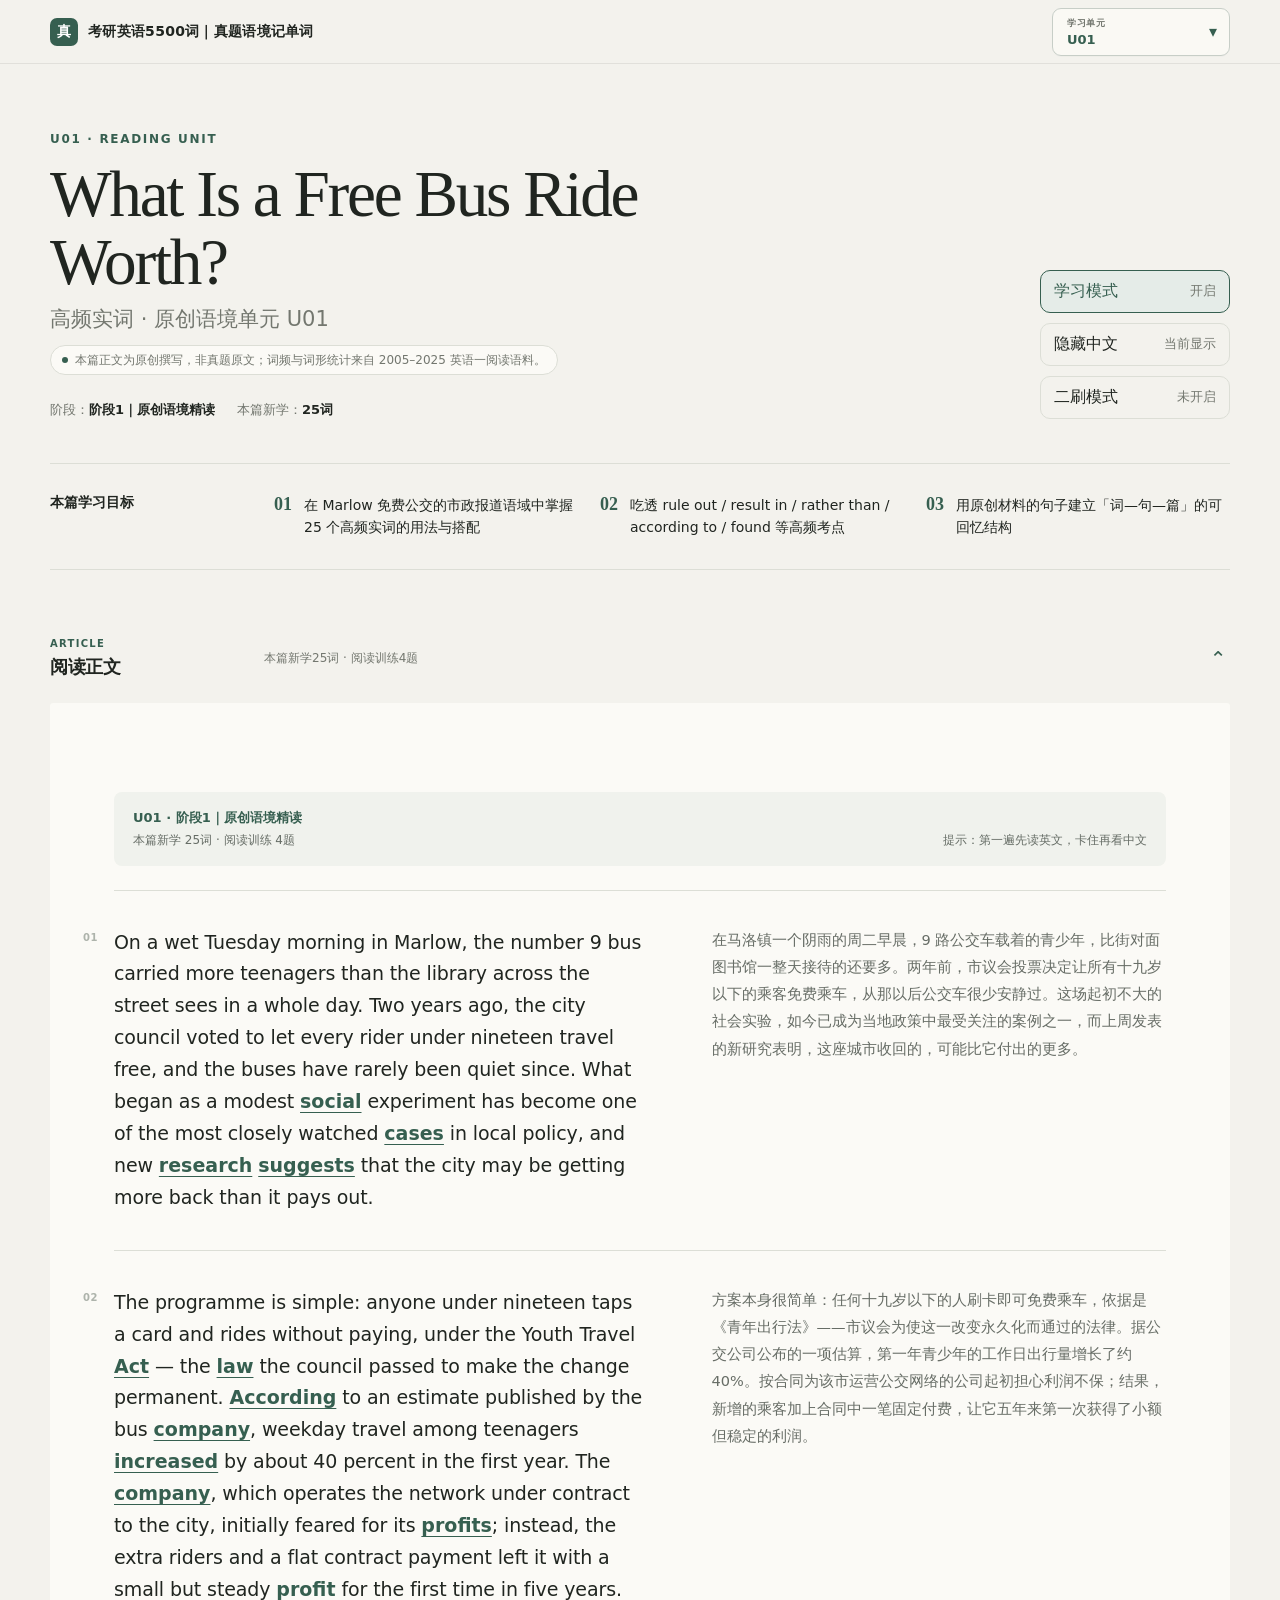
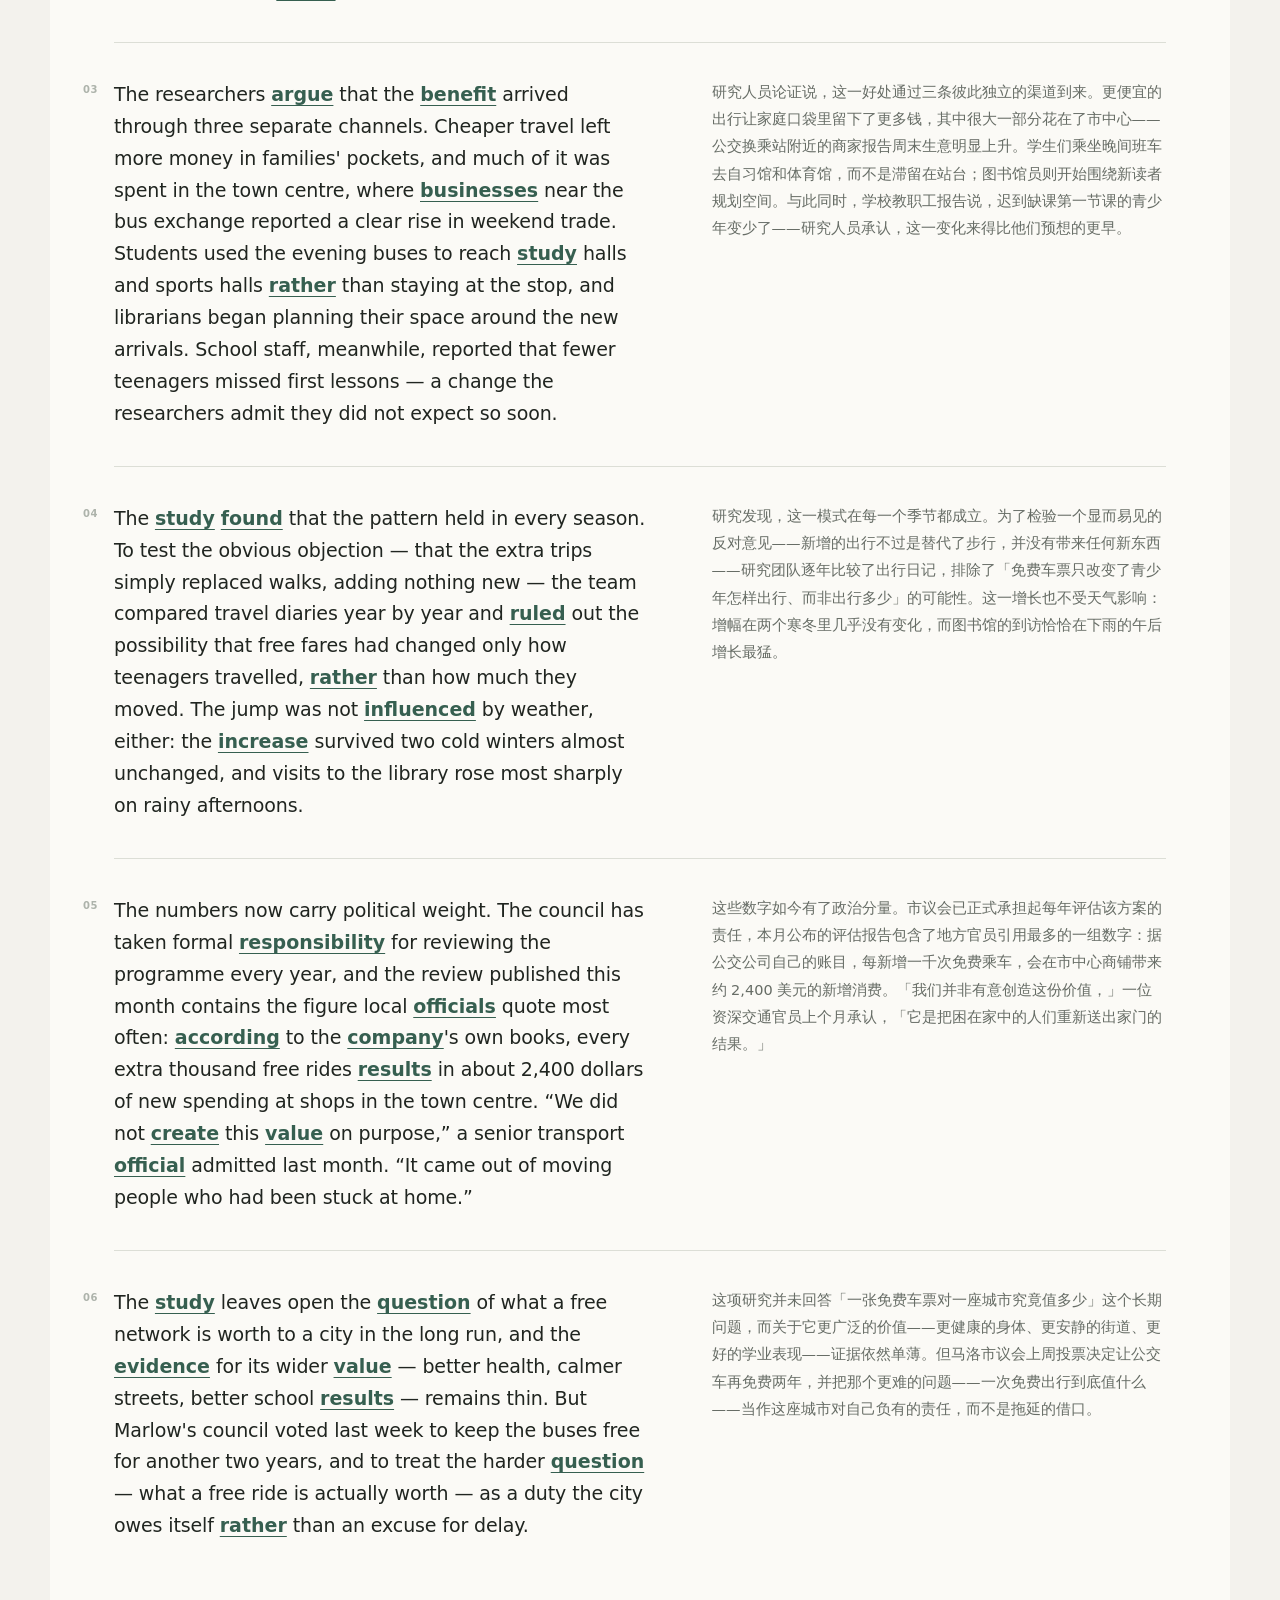
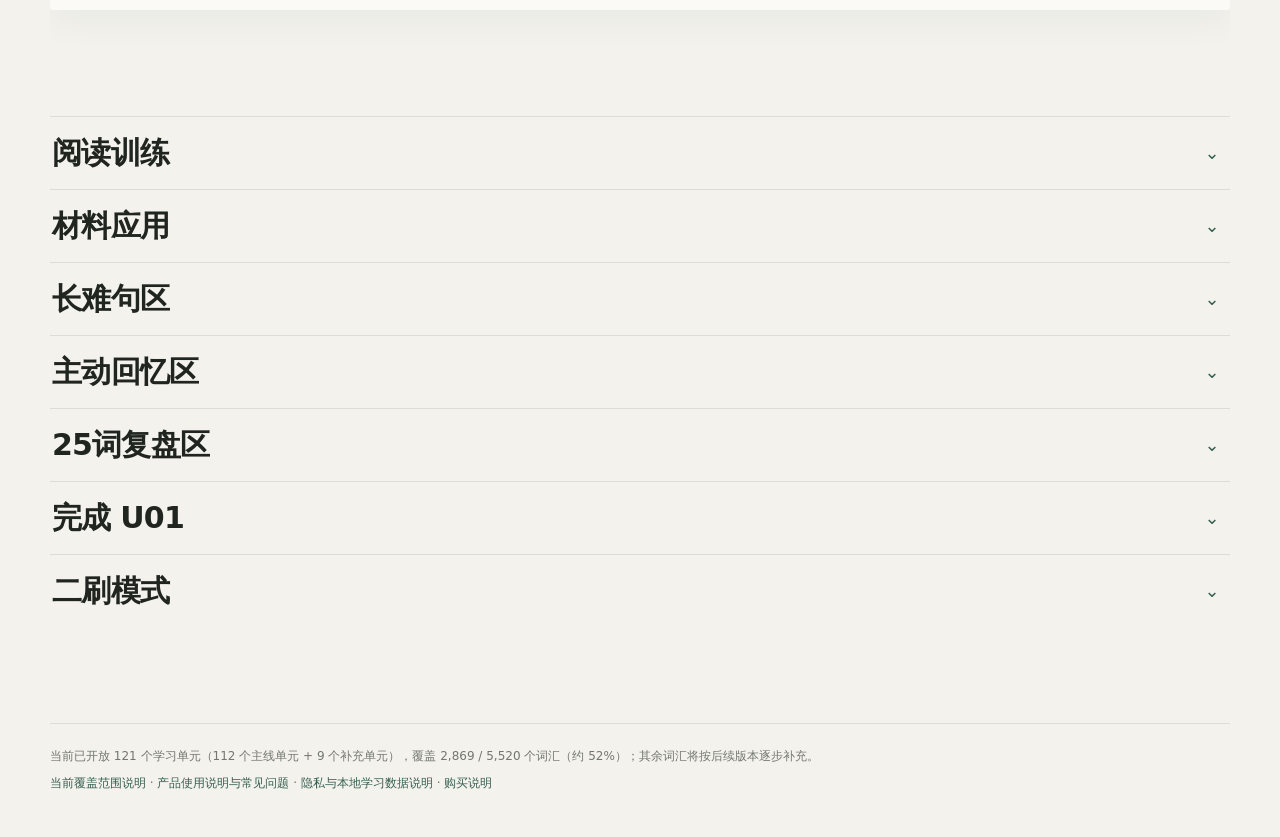
<file: index.html>
<!doctype html>
<html lang="zh-CN">
<head>
  <meta charset="UTF-8">
  <meta name="viewport" content="width=device-width, initial-scale=1.0">
  <meta name="description" content="考研英语5500词 真题语境记单词">
  <title>考研英语5500词｜真题语境记单词</title>
  <link rel="icon" href="favicon.svg" type="image/svg+xml">
  <link rel="alternate icon" href="favicon.ico" sizes="any">
  <link rel="apple-touch-icon" href="apple-touch-icon.png">
  <link rel="stylesheet" href="styles.css?v=1">
</head>
<body>
  <header class="topbar">
    <a class="brand" href="#top" aria-label="返回本单元顶部">
      <span class="brand-mark">真</span>
      <span>考研英语5500词｜真题语境记单词</span>
    </a>
    <div class="unit-progress" aria-label="课程进度"><span data-unit-id></span><span class="progress-line"><i></i></span><span data-unit-progress></span></div>
  </header>

  <main id="app"></main>

  <footer class="site-footer">
    <p>当前已开放 121 个学习单元（112 个主线单元 + 9 个补充单元），覆盖 2,869 / 5,520 个词汇（约 52%）；其余词汇将按后续版本逐步补充。</p>
    <p><a href="coverage.html">当前覆盖范围说明</a><span aria-hidden="true"> · </span><a href="guide.html">产品使用说明与常见问题</a><span aria-hidden="true"> · </span><a href="guide.html#privacy">隐私与本地学习数据说明</a><span aria-hidden="true"> · </span><a href="purchase.html">购买说明</a></p>
  </footer>

  <template id="section-template">
    <section class="learning-section"><div class="section-kicker"></div><h2></h2><div class="section-body"></div></section>
  </template>
  <script src="data/units.js?v=1"></script>
  <script src="app.js?v=1"></script>
</body>
</html>
</file>
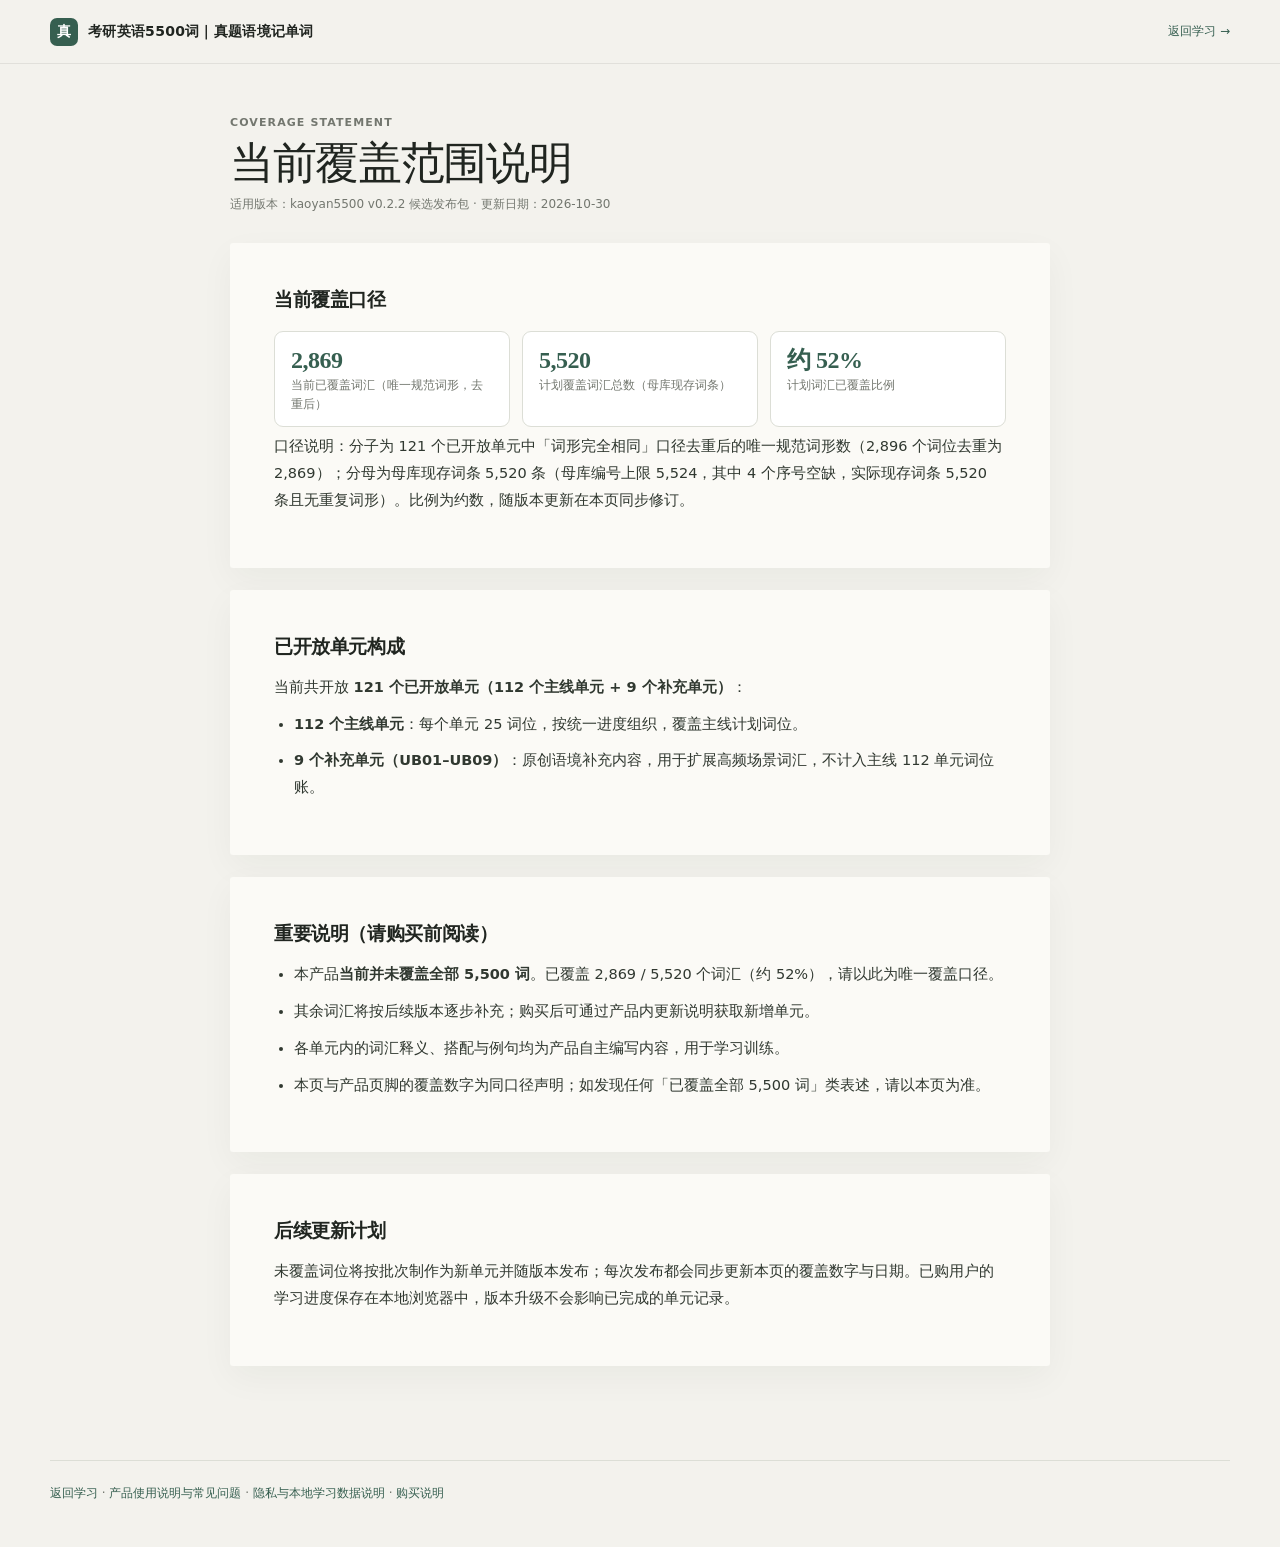
<file: coverage.html>
<!doctype html>
<html lang="zh-CN">
<head>
  <meta charset="UTF-8">
  <meta name="viewport" content="width=device-width, initial-scale=1.0">
  <meta name="description" content="考研英语5500词 当前覆盖范围说明">
  <title>当前覆盖范围说明｜考研英语5500词</title>
  <link rel="icon" href="favicon.svg" type="image/svg+xml">
  <link rel="alternate icon" href="favicon.ico" sizes="any">
  <link rel="apple-touch-icon" href="apple-touch-icon.png">
  <link rel="stylesheet" href="styles.css?v=1">
  <style>
    .doc-page { width: min(820px, calc(100% - 48px)); margin: 0 auto; padding: 52px 0 72px; }
    .doc-page .doc-kicker { color: var(--muted); font-size: 11px; font-weight: 650; letter-spacing: .1em; }
    .doc-page h1 { margin: 10px 0 6px; font: 500 clamp(30px, 4vw, 44px)/1.15 var(--serif); letter-spacing: -.03em; }
    .doc-meta { color: var(--muted); font-size: 12px; margin: 0 0 30px; }
    .doc-card { background: var(--paper); border-radius: 3px; box-shadow: 0 12px 35px rgba(33,38,32,.045); padding: clamp(24px, 4vw, 44px); margin-bottom: 22px; }
    .doc-card h2 { margin: 0 0 14px; font-size: 19px; font-weight: 650; letter-spacing: -.02em; }
    .doc-card p, .doc-card li { color: #303830; font-size: 14.5px; line-height: 1.85; margin: 0 0 10px; }
    .doc-card ul { padding-left: 20px; margin: 0 0 10px; }
    .cov-grid { display: grid; grid-template-columns: repeat(3, minmax(0, 1fr)); gap: 12px; margin: 18px 0 6px; }
    .cov-cell { border: 1px solid var(--line); border-radius: 9px; padding: 14px 16px; background: #fff; }
    .cov-cell b { display: block; font: 650 24px/1.2 var(--serif); color: var(--accent); letter-spacing: -.02em; }
    .cov-cell span { color: var(--muted); font-size: 11.5px; }
    .cov-note { color: var(--muted); font-size: 12px; }
    @media (max-width: 640px) { .cov-grid { grid-template-columns: 1fr; } }
  </style>
</head>
<body>
  <header class="topbar">
    <a class="brand" href="index.html">
      <span class="brand-mark">真</span>
      <span>考研英语5500词｜真题语境记单词</span>
    </a>
    <div class="unit-progress" aria-label="返回学习"><a href="index.html" style="color: var(--accent); text-decoration: none; font-size: 12px;">返回学习 →</a></div>
  </header>

  <main class="doc-page">
    <div class="doc-kicker">COVERAGE STATEMENT</div>
    <h1>当前覆盖范围说明</h1>
    <p class="doc-meta">适用版本：kaoyan5500 v0.2.2 候选发布包 · 更新日期：2026-10-30</p>

    <div class="doc-card">
      <h2>当前覆盖口径</h2>
      <div class="cov-grid">
        <div class="cov-cell"><b>2,869</b><span>当前已覆盖词汇（唯一规范词形，去重后）</span></div>
        <div class="cov-cell"><b>5,520</b><span>计划覆盖词汇总数（母库现存词条）</span></div>
        <div class="cov-cell"><b>约 52%</b><span>计划词汇已覆盖比例</span></div>
      </div>
      <p class="cov-note">口径说明：分子为 121 个已开放单元中「词形完全相同」口径去重后的唯一规范词形数（2,896 个词位去重为 2,869）；分母为母库现存词条 5,520 条（母库编号上限 5,524，其中 4 个序号空缺，实际现存词条 5,520 条且无重复词形）。比例为约数，随版本更新在本页同步修订。</p>
    </div>

    <div class="doc-card">
      <h2>已开放单元构成</h2>
      <p>当前共开放 <b>121 个已开放单元（112 个主线单元 + 9 个补充单元）</b>：</p>
      <ul>
        <li><b>112 个主线单元</b>：每个单元 25 词位，按统一进度组织，覆盖主线计划词位。</li>
        <li><b>9 个补充单元（UB01–UB09）</b>：原创语境补充内容，用于扩展高频场景词汇，不计入主线 112 单元词位账。</li>
      </ul>
    </div>

    <div class="doc-card">
      <h2>重要说明（请购买前阅读）</h2>
      <ul>
        <li>本产品<b>当前并未覆盖全部 5,500 词</b>。已覆盖 2,869 / 5,520 个词汇（约 52%），请以此为唯一覆盖口径。</li>
        <li>其余词汇将按后续版本逐步补充；购买后可通过产品内更新说明获取新增单元。</li>
        <li>各单元内的词汇释义、搭配与例句均为产品自主编写内容，用于学习训练。</li>
        <li>本页与产品页脚的覆盖数字为同口径声明；如发现任何「已覆盖全部 5,500 词」类表述，请以本页为准。</li>
      </ul>
    </div>

    <div class="doc-card">
      <h2>后续更新计划</h2>
      <p>未覆盖词位将按批次制作为新单元并随版本发布；每次发布都会同步更新本页的覆盖数字与日期。已购用户的学习进度保存在本地浏览器中，版本升级不会影响已完成的单元记录。</p>
    </div>
  </main>

  <footer class="site-footer">
    <p><a href="index.html">返回学习</a><span aria-hidden="true"> · </span><a href="guide.html">产品使用说明与常见问题</a><span aria-hidden="true"> · </span><a href="guide.html#privacy">隐私与本地学习数据说明</a><span aria-hidden="true"> · </span><a href="purchase.html">购买说明</a></p>
  </footer>
</body>
</html>
</file>
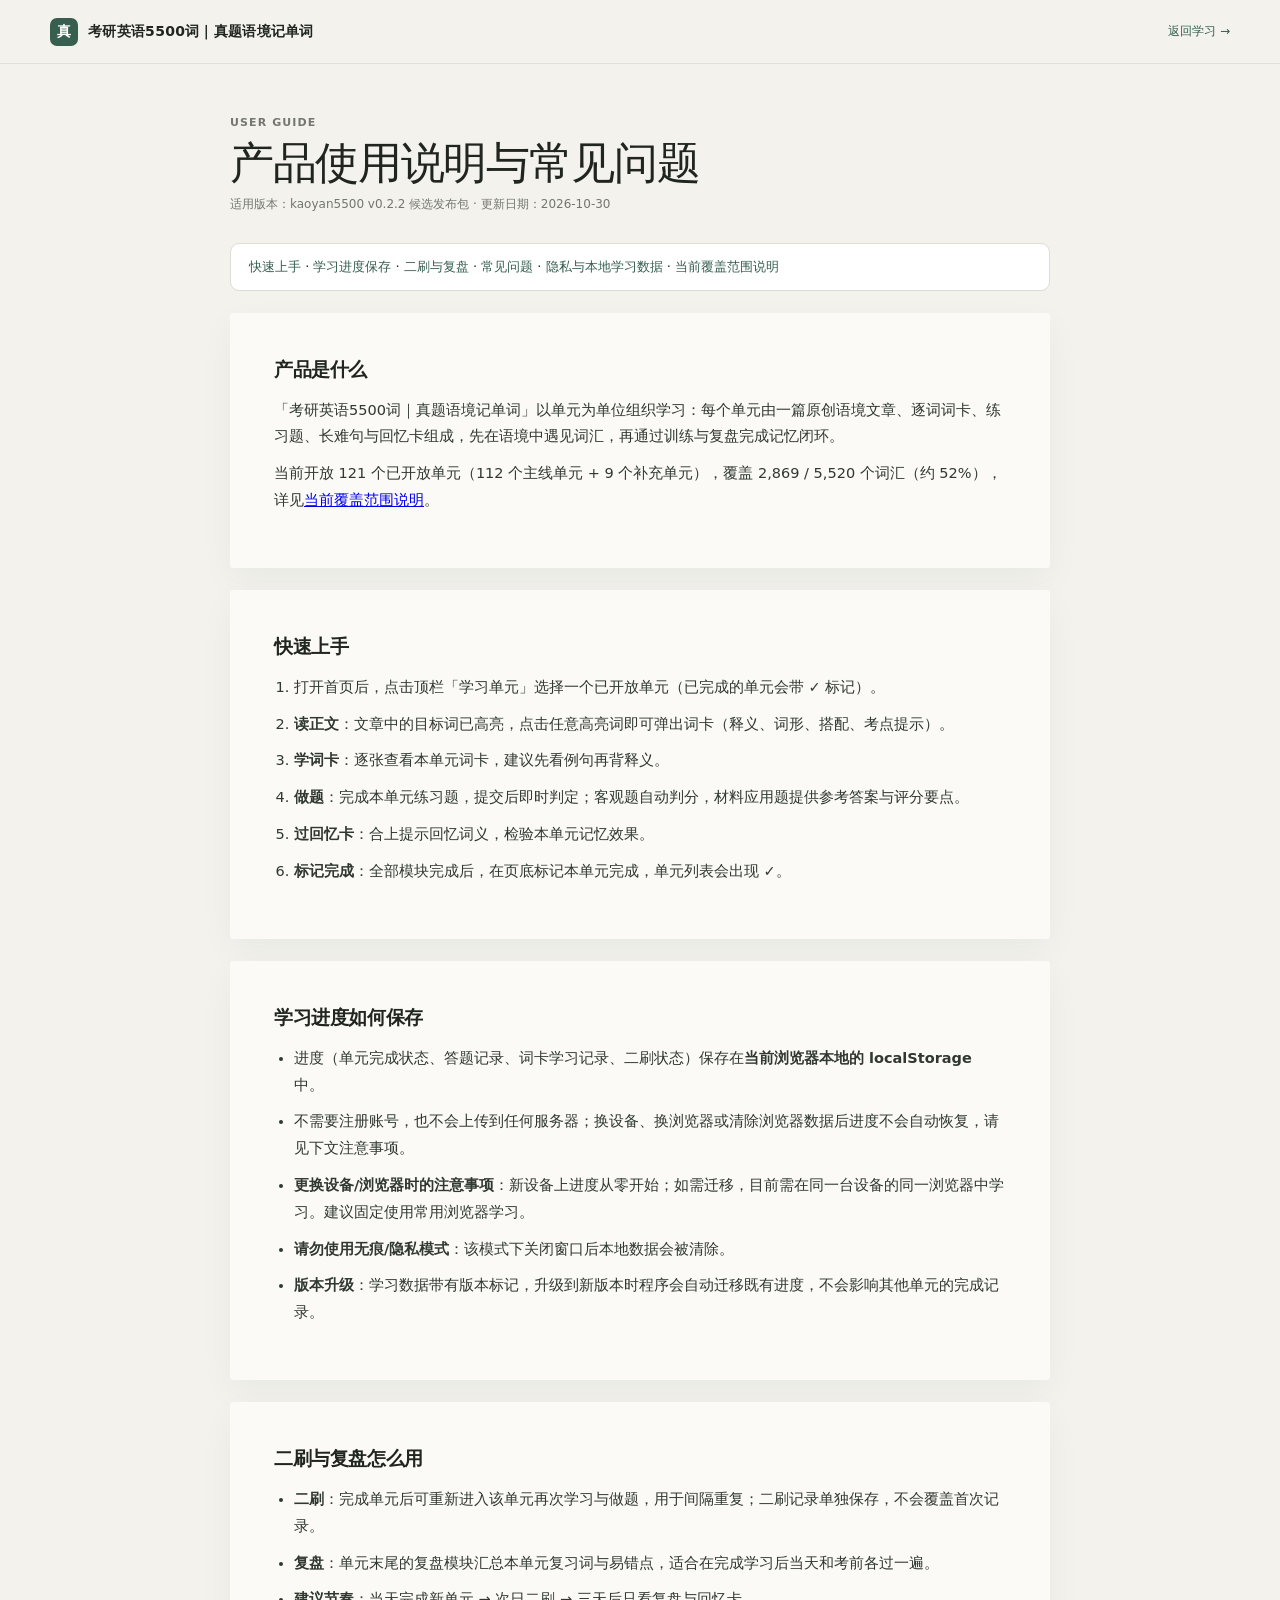
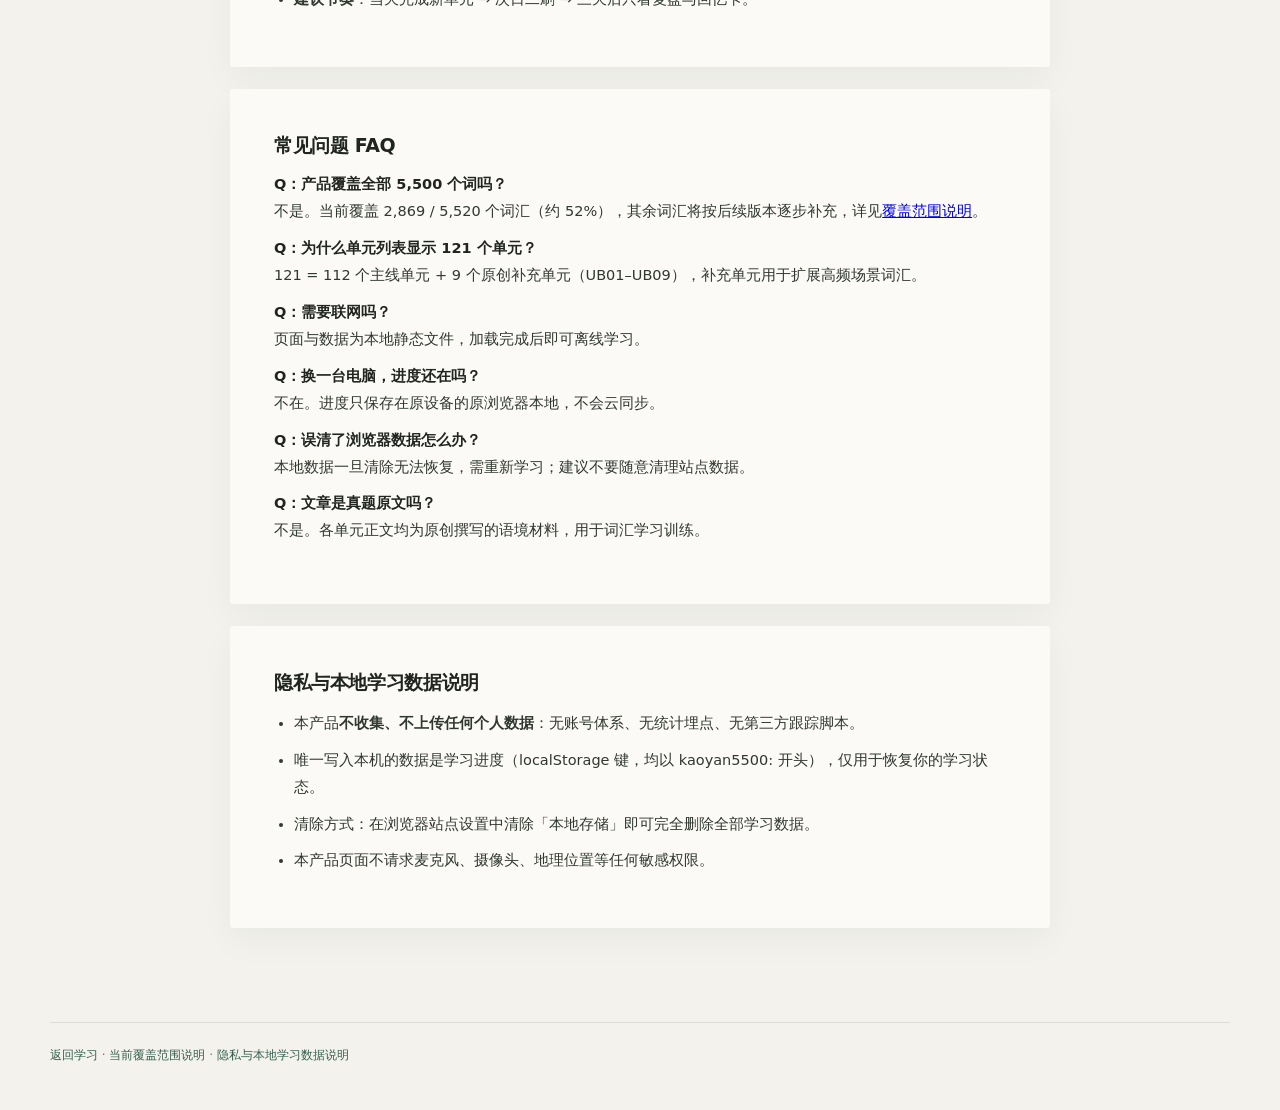
<file: guide.html>
<!doctype html>
<html lang="zh-CN">
<head>
  <meta charset="UTF-8">
  <meta name="viewport" content="width=device-width, initial-scale=1.0">
  <meta name="description" content="考研英语5500词 产品使用说明、常见问题与隐私说明">
  <title>产品使用说明与常见问题｜考研英语5500词</title>
  <link rel="icon" href="favicon.svg" type="image/svg+xml">
  <link rel="alternate icon" href="favicon.ico" sizes="any">
  <link rel="apple-touch-icon" href="apple-touch-icon.png">
  <link rel="stylesheet" href="styles.css?v=1">
  <style>
    .doc-page { width: min(820px, calc(100% - 48px)); margin: 0 auto; padding: 52px 0 72px; }
    .doc-page .doc-kicker { color: var(--muted); font-size: 11px; font-weight: 650; letter-spacing: .1em; }
    .doc-page h1 { margin: 10px 0 6px; font: 500 clamp(30px, 4vw, 44px)/1.15 var(--serif); letter-spacing: -.03em; }
    .doc-meta { color: var(--muted); font-size: 12px; margin: 0 0 30px; }
    .doc-card { background: var(--paper); border-radius: 3px; box-shadow: 0 12px 35px rgba(33,38,32,.045); padding: clamp(24px, 4vw, 44px); margin-bottom: 22px; }
    .doc-card h2 { margin: 0 0 14px; font-size: 19px; font-weight: 650; letter-spacing: -.02em; scroll-margin-top: 80px; }
    .doc-card h3 { margin: 18px 0 8px; font-size: 15px; font-weight: 650; }
    .doc-card p, .doc-card li { color: #303830; font-size: 14.5px; line-height: 1.85; margin: 0 0 10px; }
    .doc-card ul, .doc-card ol { padding-left: 20px; margin: 0 0 10px; }
    .doc-toc { border: 1px solid var(--line); border-radius: 9px; background: #fff; padding: 14px 18px; margin-bottom: 22px; font-size: 13px; }
    .doc-toc a { color: var(--accent); text-decoration: none; }
    .faq dt { font-weight: 650; font-size: 14.5px; margin-top: 14px; color: var(--ink); }
    .faq dd { margin: 4px 0 0 0; color: #303830; font-size: 14.5px; line-height: 1.85; }
  </style>
</head>
<body>
  <header class="topbar">
    <a class="brand" href="index.html">
      <span class="brand-mark">真</span>
      <span>考研英语5500词｜真题语境记单词</span>
    </a>
    <div class="unit-progress" aria-label="返回学习"><a href="index.html" style="color: var(--accent); text-decoration: none; font-size: 12px;">返回学习 →</a></div>
  </header>

  <main class="doc-page">
    <div class="doc-kicker">USER GUIDE</div>
    <h1>产品使用说明与常见问题</h1>
    <p class="doc-meta">适用版本：kaoyan5500 v0.2.2 候选发布包 · 更新日期：2026-10-30</p>

    <nav class="doc-toc">
      <a href="#start">快速上手</a> · <a href="#progress">学习进度保存</a> · <a href="#second">二刷与复盘</a> · <a href="#faq">常见问题</a> · <a href="#privacy">隐私与本地学习数据</a> · <a href="coverage.html">当前覆盖范围说明</a>
    </nav>

    <div class="doc-card">
      <h2>产品是什么</h2>
      <p>「考研英语5500词｜真题语境记单词」以单元为单位组织学习：每个单元由一篇原创语境文章、逐词词卡、练习题、长难句与回忆卡组成，先在语境中遇见词汇，再通过训练与复盘完成记忆闭环。</p>
      <p>当前开放 121 个已开放单元（112 个主线单元 + 9 个补充单元），覆盖 2,869 / 5,520 个词汇（约 52%），详见<a href="coverage.html">当前覆盖范围说明</a>。</p>
    </div>

    <div class="doc-card" id="start">
      <h2>快速上手</h2>
      <ol>
        <li>打开首页后，点击顶栏「学习单元」选择一个已开放单元（已完成的单元会带 ✓ 标记）。</li>
        <li><b>读正文</b>：文章中的目标词已高亮，点击任意高亮词即可弹出词卡（释义、词形、搭配、考点提示）。</li>
        <li><b>学词卡</b>：逐张查看本单元词卡，建议先看例句再背释义。</li>
        <li><b>做题</b>：完成本单元练习题，提交后即时判定；客观题自动判分，材料应用题提供参考答案与评分要点。</li>
        <li><b>过回忆卡</b>：合上提示回忆词义，检验本单元记忆效果。</li>
        <li><b>标记完成</b>：全部模块完成后，在页底标记本单元完成，单元列表会出现 ✓。</li>
      </ol>
    </div>

    <div class="doc-card" id="progress">
      <h2>学习进度如何保存</h2>
      <ul>
        <li>进度（单元完成状态、答题记录、词卡学习记录、二刷状态）保存在<b>当前浏览器本地的 localStorage</b> 中。</li>
        <li>不需要注册账号，也不会上传到任何服务器；换设备、换浏览器或清除浏览器数据后进度不会自动恢复，请见下文注意事项。</li>
        <li><b>更换设备/浏览器时的注意事项</b>：新设备上进度从零开始；如需迁移，目前需在同一台设备的同一浏览器中学习。建议固定使用常用浏览器学习。</li>
        <li><b>请勿使用无痕/隐私模式</b>：该模式下关闭窗口后本地数据会被清除。</li>
        <li><b>版本升级</b>：学习数据带有版本标记，升级到新版本时程序会自动迁移既有进度，不会影响其他单元的完成记录。</li>
      </ul>
    </div>

    <div class="doc-card" id="second">
      <h2>二刷与复盘怎么用</h2>
      <ul>
        <li><b>二刷</b>：完成单元后可重新进入该单元再次学习与做题，用于间隔重复；二刷记录单独保存，不会覆盖首次记录。</li>
        <li><b>复盘</b>：单元末尾的复盘模块汇总本单元复习词与易错点，适合在完成学习后当天和考前各过一遍。</li>
        <li><b>建议节奏</b>：当天完成新单元 → 次日二刷 → 三天后只看复盘与回忆卡。</li>
      </ul>
    </div>

    <div class="doc-card" id="faq">
      <h2>常见问题 FAQ</h2>
      <dl class="faq">
        <dt>Q：产品覆盖全部 5,500 个词吗？</dt>
        <dd>不是。当前覆盖 2,869 / 5,520 个词汇（约 52%），其余词汇将按后续版本逐步补充，详见<a href="coverage.html">覆盖范围说明</a>。</dd>
        <dt>Q：为什么单元列表显示 121 个单元？</dt>
        <dd>121 = 112 个主线单元 + 9 个原创补充单元（UB01–UB09），补充单元用于扩展高频场景词汇。</dd>
        <dt>Q：需要联网吗？</dt>
        <dd>页面与数据为本地静态文件，加载完成后即可离线学习。</dd>
        <dt>Q：换一台电脑，进度还在吗？</dt>
        <dd>不在。进度只保存在原设备的原浏览器本地，不会云同步。</dd>
        <dt>Q：误清了浏览器数据怎么办？</dt>
        <dd>本地数据一旦清除无法恢复，需重新学习；建议不要随意清理站点数据。</dd>
        <dt>Q：文章是真题原文吗？</dt>
        <dd>不是。各单元正文均为原创撰写的语境材料，用于词汇学习训练。</dd>
      </dl>
    </div>

    <div class="doc-card" id="privacy">
      <h2>隐私与本地学习数据说明</h2>
      <ul>
        <li>本产品<b>不收集、不上传任何个人数据</b>：无账号体系、无统计埋点、无第三方跟踪脚本。</li>
        <li>唯一写入本机的数据是学习进度（localStorage 键，均以 kaoyan5500: 开头），仅用于恢复你的学习状态。</li>
        <li>清除方式：在浏览器站点设置中清除「本地存储」即可完全删除全部学习数据。</li>
        <li>本产品页面不请求麦克风、摄像头、地理位置等任何敏感权限。</li>
      </ul>
    </div>
  </main>

  <footer class="site-footer">
    <p><a href="index.html">返回学习</a><span aria-hidden="true"> · </span><a href="coverage.html">当前覆盖范围说明</a><span aria-hidden="true"> · </span><a href="guide.html#privacy">隐私与本地学习数据说明</a></p>
  </footer>
</body>
</html>
</file>
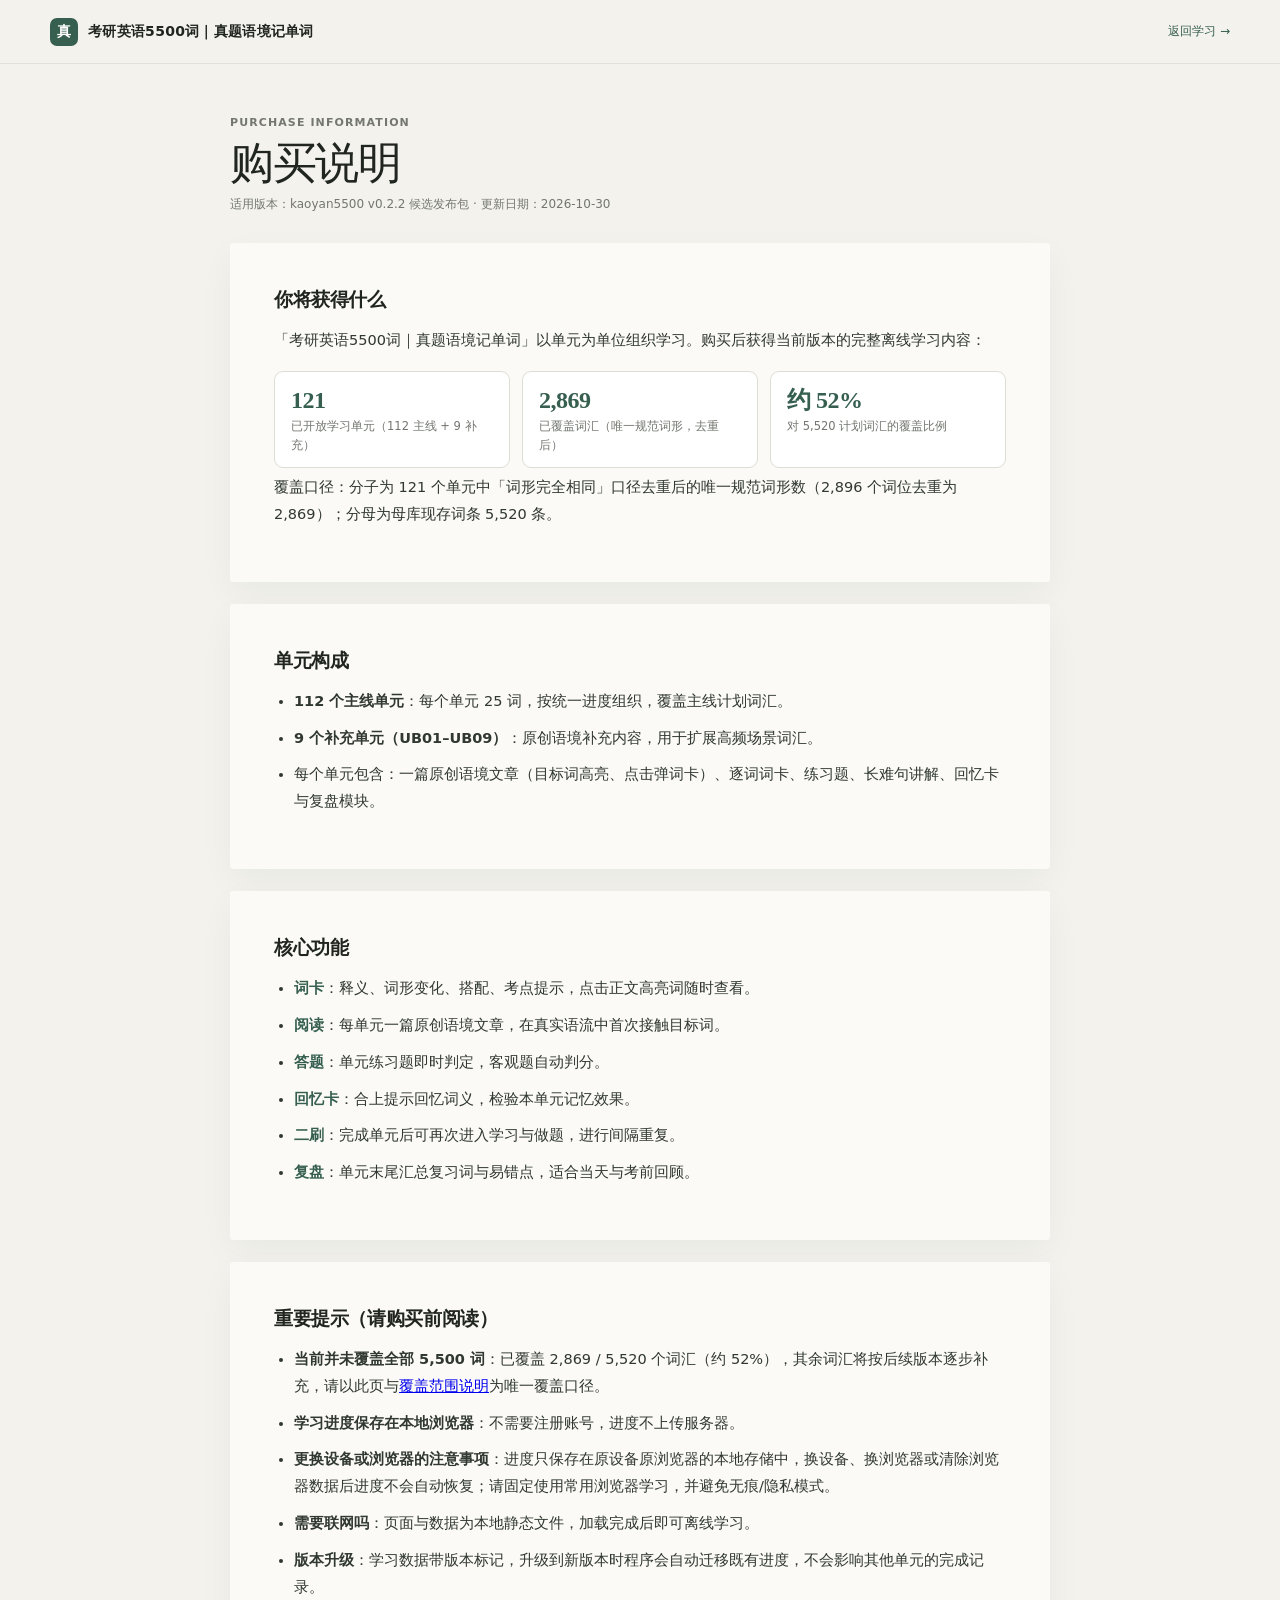
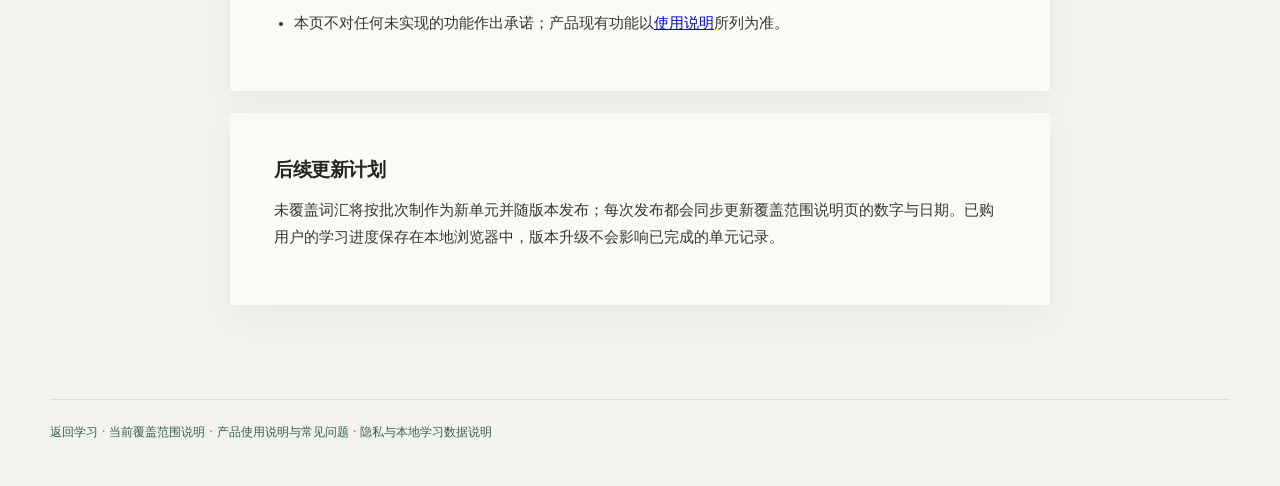
<file: purchase.html>
<!doctype html>
<html lang="zh-CN">
<head>
  <meta charset="UTF-8">
  <meta name="viewport" content="width=device-width, initial-scale=1.0">
  <meta name="description" content="考研英语5500词 购买说明">
  <title>购买说明｜考研英语5500词</title>
  <link rel="icon" href="favicon.svg" type="image/svg+xml">
  <link rel="alternate icon" href="favicon.ico" sizes="any">
  <link rel="apple-touch-icon" href="apple-touch-icon.png">
  <link rel="stylesheet" href="styles.css?v=1">
  <style>
    .doc-page { width: min(820px, calc(100% - 48px)); margin: 0 auto; padding: 52px 0 72px; }
    .doc-page .doc-kicker { color: var(--muted); font-size: 11px; font-weight: 650; letter-spacing: .1em; }
    .doc-page h1 { margin: 10px 0 6px; font: 500 clamp(30px, 4vw, 44px)/1.15 var(--serif); letter-spacing: -.03em; }
    .doc-meta { color: var(--muted); font-size: 12px; margin: 0 0 30px; }
    .doc-card { background: var(--paper); border-radius: 3px; box-shadow: 0 12px 35px rgba(33,38,32,.045); padding: clamp(24px, 4vw, 44px); margin-bottom: 22px; }
    .doc-card h2 { margin: 0 0 14px; font-size: 19px; font-weight: 650; letter-spacing: -.02em; }
    .doc-card p, .doc-card li { color: #303830; font-size: 14.5px; line-height: 1.85; margin: 0 0 10px; }
    .doc-card ul, .doc-card ol { padding-left: 20px; margin: 0 0 10px; }
    .buy-grid { display: grid; grid-template-columns: repeat(3, minmax(0, 1fr)); gap: 12px; margin: 18px 0 6px; }
    .buy-cell { border: 1px solid var(--line); border-radius: 9px; padding: 14px 16px; background: #fff; }
    .buy-cell b { display: block; font: 650 24px/1.2 var(--serif); color: var(--accent); letter-spacing: -.02em; }
    .buy-cell span { color: var(--muted); font-size: 11.5px; }
    .buy-note { color: var(--muted); font-size: 12px; }
    .fn-list li b { color: var(--accent); }
    @media (max-width: 640px) { .buy-grid { grid-template-columns: 1fr; } }
  </style>
</head>
<body>
  <header class="topbar">
    <a class="brand" href="index.html">
      <span class="brand-mark">真</span>
      <span>考研英语5500词｜真题语境记单词</span>
    </a>
    <div class="unit-progress" aria-label="返回学习"><a href="index.html" style="color: var(--accent); text-decoration: none; font-size: 12px;">返回学习 →</a></div>
  </header>

  <main class="doc-page">
    <div class="doc-kicker">PURCHASE INFORMATION</div>
    <h1>购买说明</h1>
    <p class="doc-meta">适用版本：kaoyan5500 v0.2.2 候选发布包 · 更新日期：2026-10-30</p>

    <div class="doc-card">
      <h2>你将获得什么</h2>
      <p>「考研英语5500词｜真题语境记单词」以单元为单位组织学习。购买后获得当前版本的完整离线学习内容：</p>
      <div class="buy-grid">
        <div class="buy-cell"><b>121</b><span>已开放学习单元（112 主线 + 9 补充）</span></div>
        <div class="buy-cell"><b>2,869</b><span>已覆盖词汇（唯一规范词形，去重后）</span></div>
        <div class="buy-cell"><b>约 52%</b><span>对 5,520 计划词汇的覆盖比例</span></div>
      </div>
      <p class="buy-note">覆盖口径：分子为 121 个单元中「词形完全相同」口径去重后的唯一规范词形数（2,896 个词位去重为 2,869）；分母为母库现存词条 5,520 条。</p>
    </div>

    <div class="doc-card">
      <h2>单元构成</h2>
      <ul>
        <li><b>112 个主线单元</b>：每个单元 25 词，按统一进度组织，覆盖主线计划词汇。</li>
        <li><b>9 个补充单元（UB01–UB09）</b>：原创语境补充内容，用于扩展高频场景词汇。</li>
        <li>每个单元包含：一篇原创语境文章（目标词高亮、点击弹词卡）、逐词词卡、练习题、长难句讲解、回忆卡与复盘模块。</li>
      </ul>
    </div>

    <div class="doc-card">
      <h2>核心功能</h2>
      <ul class="fn-list">
        <li><b>词卡</b>：释义、词形变化、搭配、考点提示，点击正文高亮词随时查看。</li>
        <li><b>阅读</b>：每单元一篇原创语境文章，在真实语流中首次接触目标词。</li>
        <li><b>答题</b>：单元练习题即时判定，客观题自动判分。</li>
        <li><b>回忆卡</b>：合上提示回忆词义，检验本单元记忆效果。</li>
        <li><b>二刷</b>：完成单元后可再次进入学习与做题，进行间隔重复。</li>
        <li><b>复盘</b>：单元末尾汇总复习词与易错点，适合当天与考前回顾。</li>
      </ul>
    </div>

    <div class="doc-card">
      <h2>重要提示（请购买前阅读）</h2>
      <ul>
        <li><b>当前并未覆盖全部 5,500 词</b>：已覆盖 2,869 / 5,520 个词汇（约 52%），其余词汇将按后续版本逐步补充，请以此页与<a href="coverage.html">覆盖范围说明</a>为唯一覆盖口径。</li>
        <li><b>学习进度保存在本地浏览器</b>：不需要注册账号，进度不上传服务器。</li>
        <li><b>更换设备或浏览器的注意事项</b>：进度只保存在原设备原浏览器的本地存储中，换设备、换浏览器或清除浏览器数据后进度不会自动恢复；请固定使用常用浏览器学习，并避免无痕/隐私模式。</li>
        <li><b>需要联网吗</b>：页面与数据为本地静态文件，加载完成后即可离线学习。</li>
        <li><b>版本升级</b>：学习数据带版本标记，升级到新版本时程序会自动迁移既有进度，不会影响其他单元的完成记录。</li>
        <li>本页不对任何未实现的功能作出承诺；产品现有功能以<a href="guide.html">使用说明</a>所列为准。</li>
      </ul>
    </div>

    <div class="doc-card">
      <h2>后续更新计划</h2>
      <p>未覆盖词汇将按批次制作为新单元并随版本发布；每次发布都会同步更新覆盖范围说明页的数字与日期。已购用户的学习进度保存在本地浏览器中，版本升级不会影响已完成的单元记录。</p>
    </div>
  </main>

  <footer class="site-footer">
    <p><a href="index.html">返回学习</a><span aria-hidden="true"> · </span><a href="coverage.html">当前覆盖范围说明</a><span aria-hidden="true"> · </span><a href="guide.html">产品使用说明与常见问题</a><span aria-hidden="true"> · </span><a href="guide.html#privacy">隐私与本地学习数据说明</a></p>
  </footer>
</body>
</html>
</file>
<file: styles.css>
:root {
  --bg: #f3f2ed;
  --paper: #fbfaf6;
  --ink: #202520;
  --muted: #73776f;
  --line: #dcded6;
  --accent: #365f50;
  --accent-soft: #e5ece8;
  --serif: Georgia, "Times New Roman", serif;
  --sans: Inter, "PingFang SC", "Microsoft YaHei", system-ui, sans-serif;
}
* { box-sizing: border-box; }
html { scroll-behavior: smooth; }
body { margin: 0; color: var(--ink); background: var(--bg); font-family: var(--sans); }
button { font: inherit; }
.topbar { height: 64px; padding: 0 max(24px, calc((100vw - 1180px) / 2)); display: flex; align-items: center; justify-content: space-between; border-bottom: 1px solid rgba(32,37,32,.09); background: rgba(243,242,237,.94); position: sticky; top: 0; z-index: 20; backdrop-filter: blur(12px); }
.brand { color: var(--ink); text-decoration: none; display: flex; align-items: center; gap: 10px; font-size: 14px; font-weight: 650; letter-spacing: .02em; }
.brand-mark { width: 28px; height: 28px; display: grid; place-items: center; color: white; background: var(--accent); border-radius: 7px; font-family: var(--serif); }
.unit-progress { position: relative; color: var(--muted); font-size: 12px; font-variant-numeric: tabular-nums; }
.progress-line { width: 70px; height: 2px; background: #d5d6d0; }
.progress-line i { display: block; width: 2%; height: 100%; background: var(--accent); }
#app { width: min(1180px, calc(100% - 48px)); margin: 0 auto; padding: 56px 0 96px; }
.hero { display: grid; grid-template-columns: minmax(0, 1fr) auto; gap: 48px; align-items: end; padding: 12px 0 44px; }
.unit-selector { position: relative; z-index: 20; }
.unit-selector-trigger { min-width: 178px; height: 48px; padding: 0 12px 0 14px; border: 1px solid #c7cec7; border-radius: 9px; background: rgba(251,250,246,.92); color: var(--ink); display: flex; align-items: center; justify-content: space-between; gap: 10px; cursor: pointer; box-shadow: 0 1px 0 rgba(32,37,32,.025); transition: border-color .16s ease, background .16s ease, box-shadow .16s ease; }
.unit-selector-trigger:hover, .unit-selector-trigger[aria-expanded="true"] { border-color: var(--accent); background: var(--accent-soft); box-shadow: 0 3px 12px rgba(54,95,80,.08); }
.unit-selector-label { display: grid; gap: 2px; text-align: left; }
.unit-selector-trigger small { color: var(--muted); font-size: 9px; font-weight: 650; letter-spacing: .08em; }
.unit-selector-trigger strong { color: var(--accent); font-size: 13px; }
.unit-selector-count { color: var(--muted); font-size: 11px; white-space: nowrap; }
.unit-selector-chevron { color: var(--accent); font-size: 16px; line-height: 1; transition: transform .18s ease; }
.unit-selector-trigger[aria-expanded="true"] .unit-selector-chevron { transform: rotate(180deg); }
.unit-selector-panel { position: absolute; top: 52px; right: 0; width: min(560px, calc(100vw - 48px)); padding: 20px; border: 1px solid var(--line); border-radius: 12px; background: #fbfaf6; box-shadow: 0 18px 48px rgba(37,45,39,.12); }
.unit-selector-panel header { display: flex; align-items: start; justify-content: space-between; padding-bottom: 15px; border-bottom: 1px solid var(--line); }
.unit-selector-panel header div { display: grid; gap: 3px; }
.unit-selector-panel header strong { font-size: 15px; }
.unit-selector-panel header span, .unit-selector-panel footer { color: var(--muted); font-size: 11px; }
.unit-selector-panel header button { border: 0; background: transparent; color: var(--muted); font-size: 22px; line-height: 1; cursor: pointer; }
.unit-index-grid { max-height: 308px; overflow-y: auto; display: grid; grid-template-columns: repeat(6, minmax(0, 1fr)); gap: 7px; padding: 16px 2px; scrollbar-width: thin; }
.unit-index-item { min-width: 0; min-height: 47px; padding: 7px 5px; border: 1px solid var(--line); border-radius: 7px; background: transparent; color: var(--ink); text-decoration: none; display: grid; place-content: center; gap: 2px; text-align: center; cursor: pointer; }
.unit-index-item span { font-size: 12px; font-weight: 700; }
.unit-index-item small { color: var(--muted); font-size: 9px; }
.unit-index-item:not(.is-pending):hover { border-color: var(--accent); color: var(--accent); background: var(--accent-soft); }
.unit-index-item.is-current { border-color: var(--accent); color: white; background: var(--accent); }
.unit-index-item.is-current small { color: rgba(255,255,255,.72); }
.unit-index-item.is-test:not(.is-current) { border-style: dashed; }
.unit-index-item.is-pending { opacity: .48; cursor: not-allowed; }
.unit-selector-panel footer { display: flex; justify-content: space-between; gap: 14px; padding-top: 13px; border-top: 1px solid var(--line); }
.unit-index-legend { display: inline-flex; align-items: center; gap: 6px; }
.unit-index-legend i { width: 7px; height: 7px; border-radius: 50%; background: var(--accent); }
.eyebrow, .section-kicker { color: var(--accent); font-size: 12px; font-weight: 750; letter-spacing: .14em; text-transform: uppercase; }
.hero h1 { margin: 15px 0 8px; max-width: 760px; font: 500 clamp(36px, 5.1vw, 68px)/1.04 var(--serif); letter-spacing: -.035em; }
.hero-cn { margin: 0; color: var(--muted); font-size: clamp(16px, 2vw, 21px); }
.hero-note { margin: 12px 0 0; display: inline-flex; align-items: center; gap: 7px; padding: 5px 11px; border: 1px solid var(--line); border-radius: 999px; background: var(--paper); color: var(--muted); font-size: 12px; line-height: 1.5; }
.hero-note::before { content: ""; width: 6px; height: 6px; border-radius: 50%; background: var(--accent); flex: 0 0 auto; }
.meta-row { display: flex; flex-wrap: wrap; gap: 8px 22px; margin-top: 26px; color: var(--muted); font-size: 13px; }
.meta-row b { color: var(--ink); font-weight: 650; }
.controls { display: grid; gap: 10px; min-width: 190px; }
.control { border: 1px solid var(--line); border-radius: 10px; background: transparent; padding: 10px 13px; min-height: 42px; display: flex; align-items: center; justify-content: space-between; gap: 16px; color: var(--ink); cursor: pointer; }
.control:hover { border-color: #aeb7af; }
.control[aria-pressed="true"] { border-color: var(--accent); color: var(--accent); background: var(--accent-soft); }
.control small { color: var(--muted); }
.goal { border-top: 1px solid var(--line); border-bottom: 1px solid var(--line); display: grid; grid-template-columns: 180px 1fr; gap: 44px; padding: 30px 0; margin-bottom: 44px; }
.goal h2 { font-size: 14px; margin: 0; }
.goal-list { display: grid; grid-template-columns: repeat(3, 1fr); gap: 22px; }
.goal-item { display: flex; gap: 12px; font-size: 14px; line-height: 1.6; }
.goal-number { color: var(--accent); font: 600 18px var(--serif); }
.reading-paper { background: var(--paper); padding: clamp(28px, 5vw, 64px); border-radius: 3px; box-shadow: 0 12px 35px rgba(33,38,32,.045); }
.reading-head { padding-bottom: 24px; border-bottom: 1px solid var(--line); }
.reading-title-row { display: flex; align-items: end; justify-content: space-between; }
.reading-head h2, .learning-section h2 { margin: 7px 0 0; font-size: clamp(22px, 3vw, 30px); font-weight: 600; letter-spacing: -.02em; }
.reading-note { color: var(--muted); font-size: 12px; }
.reading-brief { display: flex; align-items: end; justify-content: space-between; gap: 28px; margin-top: 25px; padding: 17px 19px; background: #f0f2ed; border-radius: 8px; }
.reading-brief > div { display: grid; gap: 5px; }
.reading-brief strong { color: var(--accent); font-size: 13px; }
.reading-brief span, .reading-brief p { color: #666d66; font-size: 12px; }
.reading-brief p { margin: 0; text-align: right; }
.paragraph { position: relative; display: grid; grid-template-columns: minmax(0, 1.08fr) minmax(0, .92fr); gap: clamp(30px, 5vw, 72px); padding: 36px 0; border-bottom: 1px solid var(--line); }
.paragraph:last-child { border-bottom: 0; padding-bottom: 4px; }
.paragraph::before { content: attr(data-paragraph-number); position: absolute; top: 42px; left: -31px; color: #adb3ab; font: 600 10px/1 var(--sans); letter-spacing: .06em; }
.paragraph-en { margin: 0; font: 400 clamp(17px, 1.7vw, 19px)/1.68 var(--sans); letter-spacing: -.006em; }
.paragraph-cn { margin: 0; color: #676d66; font-size: 14.5px; line-height: 1.88; }
.target-token { display: inline-flex; white-space: nowrap; align-items: baseline; }
.target-word { display: inline; border: 0; padding: 0; color: var(--accent); background: transparent; font: inherit; text-decoration: underline; text-decoration-thickness: 1px; text-underline-offset: 4px; font-weight: 600; cursor: pointer; }
.target-word:hover, .target-word:focus-visible { text-decoration-thickness: 2px; outline: none; }
.word-card-layer { position: fixed; inset: 0; z-index: 50; background: rgba(24, 29, 25, .08); }
.word-card { position: fixed; width: min(320px, calc(100vw - 32px)); height: auto; max-height: calc(100vh - 32px); overflow-y: auto; padding: 22px; border: 1px solid var(--line); border-radius: 12px; background: var(--paper); box-shadow: 0 18px 46px rgba(25, 32, 27, .14); }
.word-card-close { position: absolute; top: 12px; right: 13px; width: 30px; height: 30px; border: 0; border-radius: 50%; color: var(--muted); background: transparent; font-size: 22px; line-height: 1; cursor: pointer; }
.word-card-close:hover { background: var(--accent-soft); color: var(--accent); }
.word-card-heading { display: flex; align-items: baseline; gap: 10px; padding-right: 28px; }
.word-card-heading h3 { margin: 0; font: 600 30px/1.1 var(--serif); }
.word-card-heading span { color: var(--muted); font-size: 13px; }
.word-card dl { margin: 22px 0 18px; }
.word-card dl > div { padding: 11px 0; border-top: 1px solid var(--line); }
.word-card dt { margin-bottom: 5px; color: #5f675f; font-size: 11px; font-weight: 650; letter-spacing: .08em; }
.word-card dd { margin: 0; font-size: 14px; line-height: 1.55; }
.word-card-warning dd { color: #6b5545; }
/* 三层释义：基础义 → 本篇语境义 → 扩展义。仅带分层字段的词条启用，旧单元不受影响。 */
.word-card dl > .word-card-senses { padding: 0; border-top: 0; }
.word-card-senses .sense-row { padding: 11px 0; border-top: 1px solid var(--line); }
.word-card-senses .sense-basic dd { color: #4c554d; }
.word-card-senses .sense-context dd { font-weight: 600; }
.sense-status { display: inline-block; margin-left: 6px; padding: 1px 6px; border-radius: 999px; background: var(--accent-soft); color: var(--accent); font-size: 10px; font-weight: 650; letter-spacing: 0; vertical-align: 1px; }
.sense-source { display: block; margin-top: 5px; color: #8a5a2b; font-size: 11px; line-height: 1.5; }
.memory-block { margin: -3px 0 17px; border-top: 1px solid var(--line); border-bottom: 1px solid var(--line); }
.memory-toggle { width: 100%; padding: 12px 0; border: 0; color: var(--accent); background: transparent; text-align: left; font-size: 13px; font-weight: 650; cursor: pointer; }
.memory-content { padding: 0 0 13px; color: #59615a; font-size: 13px; line-height: 1.65; }
.memory-content[hidden] { display: none; }
.memory-content p { margin: 0; }
.memory-item + .memory-item { margin-top: 16px; padding-top: 15px; border-top: 1px solid #e5e7e1; }
.memory-item h4 { margin: 0 0 7px; color: #475049; font-size: 12px; font-weight: 700; letter-spacing: .04em; }
.memory-family { margin-top: 10px; color: #59615a; font-size: 12px; }
.memory-family > span { display: block; margin-bottom: 5px; color: var(--muted); }
.memory-family p { display: grid; grid-template-columns: 56px 10px 1fr; gap: 4px; padding: 2px 0; }
.memory-family b { color: #465048; font-weight: 650; }
.memory-family i { color: #9ba199; font-style: normal; }
.memory-note { margin-top: 14px !important; padding-top: 11px; border-top: 1px dashed #dfe2db; color: #858b84; font-size: 11px; }
.save-word { width: 100%; min-height: 42px; border: 1px solid var(--line); border-radius: 9px; color: var(--ink); background: transparent; cursor: pointer; }
.save-word[aria-pressed="true"] { color: var(--accent); border-color: var(--accent); background: var(--accent-soft); }
body.hide-chinese .paragraph-cn, body.hide-chinese .hero-cn { display: none; }
body.hide-chinese .paragraph { grid-template-columns: minmax(0, 760px); }
.flow { padding-top: 68px; }
.module-article.is-collapsed + .flow { padding-top: 0; }
.module-shell { border-top: 1px solid var(--line); }
.module-shell.module-article { border-top: 0; }
.module-toggle { width: 100%; display: grid; grid-template-columns: 190px minmax(0, 1fr) 24px; gap: 24px; align-items: center; padding: 24px 0; border: 0; color: var(--ink); background: transparent; text-align: left; cursor: pointer; }
.module-toggle:hover { background: rgba(251,250,246,.38); }
.module-toggle:focus-visible { outline: 0; background: rgba(54,95,80,.045); }
.module-title { display: grid; gap: 6px; }
.module-title small { color: var(--accent); font-size: 10px; font-weight: 750; letter-spacing: .13em; }
.module-title strong { font-size: 18px; letter-spacing: -.015em; }
.module-summary { color: var(--muted); font-size: 12px; line-height: 1.55; }
.module-toggle > i { color: var(--accent); font: 400 20px/1 var(--sans); text-align: center; transition: transform .28s ease; }
.module-shell.is-open .module-toggle > i { transform: rotate(180deg); }
.module-panel { display: grid; grid-template-rows: 0fr; opacity: 0; visibility: hidden; pointer-events: none; transition: grid-template-rows .3s ease, opacity .2s ease, visibility 0s linear .3s; }
.module-shell.is-open .module-panel { grid-template-rows: 1fr; opacity: 1; visibility: visible; pointer-events: auto; transition-delay: 0s; }
.module-panel-inner { min-height: 0; overflow: hidden; }
.module-shell.is-collapsed { border-top: 1px solid var(--line); }
.module-shell.is-collapsed .module-toggle { box-sizing: border-box; height: 72px; min-height: 72px; grid-template-columns: minmax(0, 1fr) 20px; gap: 16px; padding: 17px 8px 17px 2px; }
.module-shell.is-collapsed .module-title { display: block; }
.module-shell.is-collapsed .module-title small, .module-shell.is-collapsed .module-summary { display: none; }
.module-shell.is-collapsed .module-title strong { display: block; font-size: clamp(24px, 3vw, 30px); font-weight: 650; line-height: 1.25; letter-spacing: -.025em; }
.module-shell.is-collapsed .module-toggle > i { grid-column: 2; grid-row: 1; align-self: center; width: 20px; font-size: 18px; }
.module-panel .learning-section { border-top: 0; padding-top: 28px; }
.module-panel .learning-section > .section-kicker, .module-panel .learning-section > h2 { visibility: hidden; }
.module-article .reading-title-row { display: none; }
.module-article .reading-head { padding-bottom: 24px; }
.module-article .reading-paper { margin-bottom: 38px; }
.learning-section { display: grid; grid-template-columns: 180px 1fr; column-gap: 44px; padding: 42px 0; border-top: 1px solid var(--line); }
.learning-section h2 { grid-column: 1; margin-top: 8px; }
.section-body { grid-column: 2; grid-row: 1 / span 2; }
.placeholder { min-height: 138px; display: flex; align-items: center; justify-content: space-between; gap: 24px; padding: 26px 0; }
.placeholder p { color: var(--muted); max-width: 560px; line-height: 1.75; margin: 0; }
.second-pass-copy { display: grid; justify-items: start; gap: 13px; max-width: 610px; }
.second-pass-copy p { margin: 0; }
.second-pass-copy small { color: var(--ink); font-size: 12px; font-weight: 650; letter-spacing: .01em; }
.second-pass-status { color: var(--accent); font-size: 13px; letter-spacing: .08em; }
.return-to-article { min-height: 36px; padding: 7px 12px; border: 1px solid #cbd2cc; border-radius: 3px; color: var(--accent); background: transparent; font-size: 12px; font-weight: 650; cursor: pointer; }
.return-to-article:hover { border-color: var(--accent); background: var(--accent-soft); }
.return-to-article:focus-visible { outline: 2px solid rgba(54,95,80,.2); outline-offset: 3px; }
.section-index { color: #c5c8c0; font: 500 54px/1 var(--serif); }
.completion { background: var(--accent); color: #f7f7f1; margin: 24px 0; padding: clamp(30px, 5vw, 54px); border-radius: 3px; }
.completion .section-kicker, .completion p { color: #cddbd4; }
.completion h2 { font: 500 35px/1.2 var(--serif); margin: 10px 0; }
.completion button { margin-top: 18px; border: 1px solid rgba(255,255,255,.5); border-radius: 9px; padding: 11px 16px; background: transparent; color: white; cursor: pointer; }
.completion button:disabled { opacity: .42; cursor: default; }
body.review-mode { --accent: #4c564d; --accent-soft: #e6e8e3; }
body.review-mode .review-only-note { display: block; }
.review-only-note { display: none; color: var(--accent); font-size: 12px; margin-top: 12px; }
.location-flash { background: #dfe9df; transition: background 1.1s ease; }
.location-sentence { transition: background-color .5s ease; -webkit-box-decoration-break: clone; box-decoration-break: clone; }
.location-sentence.is-located { background: #dfe9df; box-shadow: 4px 0 #dfe9df, -4px 0 #dfe9df; }
.reading-practice { padding-top: 54px; padding-bottom: 58px; }
.question-shell { max-width: 760px; }
.question-shell + .question-shell { margin-top: 58px; padding-top: 54px; border-top: 1px solid var(--line); }
.question-shell > header { display: flex; align-items: center; justify-content: space-between; gap: 20px; padding-bottom: 18px; border-bottom: 1px solid var(--line); }
.question-shell > header div { display: flex; align-items: center; gap: 10px; }
.question-shell > header span { color: var(--accent); font-size: 12px; font-weight: 750; letter-spacing: .08em; text-transform: uppercase; }
.question-shell > header em { padding: 4px 8px; border-radius: 999px; color: #657068; background: #e9ece7; font-size: 11px; font-style: normal; }
.question-shell > header small { color: var(--muted); }
.question-shell > h3 { margin: 28px 0 22px; font: 500 clamp(19px, 2vw, 23px)/1.55 var(--serif); }
.answer-options { display: grid; gap: 10px; }
.answer-option { width: 100%; display: grid; grid-template-columns: 32px 1fr; gap: 12px; align-items: start; padding: 15px 17px; border: 1px solid #d7dbd4; border-radius: 10px; color: var(--ink); background: rgba(251,250,246,.55); text-align: left; cursor: pointer; transition: border-color .18s ease, background .18s ease; }
.answer-option:hover:not(:disabled) { border-color: #aab5ac; background: var(--paper); }
.answer-option > span { width: 27px; height: 27px; display: grid; place-items: center; border: 1px solid #cbd0ca; border-radius: 50%; color: #5d665f; font-size: 12px; font-weight: 700; }
.answer-option p { margin: 2px 0 0; font: 400 15px/1.55 var(--sans); }
.answer-option.is-wrong { border-color: #cbb9ad; background: #f5efeb; }
.answer-option.is-wrong > span { border-color: #a9816e; color: #865f4d; }
.answer-option.is-correct, .answer-option.show-correct { border-color: #9eb6a6; background: #edf3ee; }
.answer-option.is-correct > span, .answer-option.show-correct > span { border-color: var(--accent); color: var(--accent); }
.answer-option:disabled { cursor: default; opacity: .72; }
.answer-option.is-correct:disabled, .answer-option.show-correct:disabled { opacity: 1; }
.answer-feedback { margin-top: 18px; padding: 13px 15px; border-left: 2px solid #b4bdb5; color: #555f57; font-size: 13px; }
.answer-feedback strong { font-size: 14px; }
.answer-feedback p { margin: 7px 0 0; color: var(--muted); line-height: 1.6; }
.answer-feedback.correct { border-color: #799983; color: var(--accent); background: #eef3ef; }
.answer-feedback.retry { border-color: #aa8370; background: #f5efeb; }
.answer-feedback.finished { border-color: #799983; color: var(--accent); }
.analysis-toggle { margin-top: 17px; padding: 6px 0; border: 0; color: var(--accent); background: transparent; font-size: 13px; font-weight: 650; cursor: pointer; }
.question-analysis { margin-top: 18px; padding-top: 26px; border-top: 1px solid var(--line); }
.analysis-summary { display: flex; align-items: center; gap: 28px; padding-bottom: 23px; }
.analysis-summary > div { display: grid; gap: 4px; }
.analysis-summary span { color: var(--muted); font-size: 11px; }
.analysis-summary strong { font-size: 15px; }
.return-to-text { margin-left: auto; border: 1px solid #b7c2b9; border-radius: 8px; padding: 9px 12px; color: var(--accent); background: transparent; font-size: 12px; cursor: pointer; }
.question-analysis section { padding: 24px 0; border-top: 1px solid #e0e2dc; }
.question-analysis h4 { margin: 0 0 15px; font-size: 14px; }
.question-analysis p { color: #5e655f; font-size: 13px; line-height: 1.75; }
.logic-line { display: flex; align-items: center; gap: 13px; margin: 18px 0; color: var(--ink); font-size: 13px; font-weight: 650; }
.logic-line i { color: var(--muted); font: italic 14px var(--serif); }
.key-points { display: grid; grid-template-columns: repeat(2, minmax(0, 1fr)); gap: 8px 24px; margin: 0 0 20px; }
.key-points > div { display: flex; gap: 8px; align-items: baseline; }
.key-points dt, .key-points dd { margin: 0; }
.key-points dd { color: var(--muted); font-size: 12px; }
.analysis-vocab { border: 0; padding: 0; color: var(--accent); background: transparent; font: 650 13px var(--sans); text-decoration: underline; text-underline-offset: 3px; cursor: pointer; }
.question-analysis blockquote { margin: 10px 0; padding: 11px 14px; border-left: 2px solid #acb9ae; color: #485149; background: #f0f2ed; font: 400 13px/1.7 var(--sans); }
.context-path { display: grid; justify-items: start; gap: 5px; margin: 14px 0 20px; color: #566058; font-size: 13px; }
.context-path i { color: #98a098; font-style: normal; }
.context-path strong { color: var(--accent); }
.inference-boundary { margin-top: 22px; padding: 15px 17px; border-left: 2px solid #9eaea1; background: #f1f3ef; }
.inference-boundary > b { color: var(--accent); font-size: 12px; }
.inference-boundary p { margin: 8px 0 0; }
.inference-boundary span { color: #4f5951; font-weight: 650; }
.article-structure { margin: 2px 0 26px; padding: 18px 20px; background: #f1f3ef; }
.article-structure > div { display: grid; grid-template-columns: 62px 1fr; gap: 10px; }
.article-structure b { color: var(--accent); font-size: 12px; }
.article-structure p { margin: 0; }
.article-structure > i { display: block; margin: 5px 0 5px 27px; color: #9aa39b; font-style: normal; }
.main-idea-traps { display: grid; gap: 8px; }
.main-idea-traps p { display: grid; grid-template-columns: 22px 1fr auto; gap: 10px; align-items: baseline; margin: 0; padding: 9px 0; border-top: 1px solid #e3e5df; }
.main-idea-traps b { color: #795f52; }
.main-idea-traps small { color: var(--muted); }
.main-idea-traps .is-answer b, .main-idea-traps .is-answer span { color: var(--accent); }
.sentence-lab { padding-top: 54px; }
.sentence-lab-intro { padding-bottom: 24px; border-bottom: 1px solid var(--line); }
.sentence-lab-intro p { margin: 0; color: var(--muted); font-size: 13px; line-height: 1.7; }
.sentence-item { padding: 38px 0 42px; border-bottom: 1px solid var(--line); }
.sentence-item > header { display: flex; align-items: center; justify-content: space-between; }
.sentence-item > header span { color: var(--accent); font-size: 11px; font-weight: 750; letter-spacing: .1em; text-transform: uppercase; }
.sentence-item > header strong { color: var(--accent); font-size: 11px; font-weight: 650; }
.sentence-original { max-width: 720px; margin: 18px 0 22px; font: 500 clamp(19px, 2.2vw, 24px)/1.6 var(--serif); letter-spacing: -.012em; }
.sentence-action { border: 0; padding: 8px 0; color: var(--accent); background: transparent; font-size: 13px; font-weight: 650; cursor: pointer; }
.sentence-breakdown { max-width: 680px; margin-top: 24px; padding-left: 24px; border-left: 2px solid #a5b4a8; }
.sentence-breakdown > section { padding: 20px 0; border-top: 1px solid #e0e3dd; }
.sentence-breakdown > section:first-child { border-top: 0; padding-top: 5px; }
.sentence-breakdown > section > header { display: flex; align-items: baseline; gap: 11px; margin-bottom: 10px; }
.sentence-breakdown > section > header span { color: #98a099; font-size: 10px; font-weight: 700; }
.sentence-breakdown > section > header h3 { margin: 0; font-size: 14px; }
.sentence-breakdown > section > div { color: #59615b; font-size: 13px; line-height: 1.75; }
.sentence-breakdown p { margin: 8px 0; }
.sentence-core { display: flex; flex-wrap: wrap; align-items: center; gap: 8px; margin: 13px 0; color: #354039; font-weight: 650; }
.sentence-core i { color: #929b93; font-style: normal; font-weight: 400; }
.sentence-reminder { margin-top: 10px; padding: 15px 0 0; border-top: 1px solid #dce0d9; }
.sentence-reminder span { color: var(--accent); font-size: 11px; font-weight: 700; letter-spacing: .08em; }
.sentence-reminder p { margin: 7px 0 0; color: #4e5850; font-size: 13px; line-height: 1.7; }
.active-recall { padding-top: 54px; }
.recall-intro { display: flex; align-items: flex-start; justify-content: space-between; gap: 24px; padding-bottom: 24px; border-bottom: 1px solid var(--line); }
.recall-intro > div { display: grid; gap: 7px; }
.recall-intro p { margin: 0; color: var(--muted); font-size: 13px; }
.recall-intro strong { color: var(--accent); font-size: 14px; }
.recall-intro small { color: var(--muted); font-size: 11px; line-height: 1.55; }
.recall-intro > span { color: var(--accent); font-size: 12px; font-weight: 700; font-variant-numeric: tabular-nums; }
.recall-card { min-height: 420px; padding: 34px 0 30px; }
.recall-card > header { display: flex; align-items: center; gap: 10px; }
.recall-card > header span { color: var(--accent); font-size: 11px; font-weight: 750; letter-spacing: .1em; text-transform: uppercase; }
.recall-card > header em { padding: 4px 8px; border-radius: 999px; color: #657068; background: #e9ece7; font-size: 11px; font-style: normal; }
.recall-stem { max-width: 660px; margin-top: 28px; color: #303830; font: 500 clamp(21px, 2.6vw, 29px)/1.55 var(--serif); }
.recall-stem small, .recall-stem span { color: var(--muted); font: 400 13px/1.6 var(--sans); }
.recall-context { margin: 7px 0 0; color: var(--muted); font-size: 14px; }
.recall-card > h3 { margin: 25px 0 15px; font-size: 14px; font-weight: 650; }
.recall-input-row { display: flex; gap: 9px; max-width: 470px; }
.recall-input-row input { min-width: 0; flex: 1; height: 44px; border: 1px solid #cfd4cd; border-radius: 9px; padding: 0 13px; color: var(--ink); background: var(--paper); font: 15px var(--sans); outline: none; }
.recall-input-row input:focus { border-color: var(--accent); box-shadow: 0 0 0 2px rgba(54,95,80,.08); }
.recall-input-complete { display: flex; align-items: baseline; gap: 10px; min-height: 44px; color: #68716b; }
.recall-input-complete span { font-size: 12px; }
.recall-input-complete strong { color: var(--ink); font-size: 15px; font-weight: 650; }
.recall-input-row button, .recall-vocab-link { border: 0; color: var(--accent); background: transparent; font-size: 13px; font-weight: 650; cursor: pointer; }
.recall-options { display: grid; gap: 8px; max-width: 620px; }
.recall-options button { display: grid; grid-template-columns: 28px 1fr; gap: 10px; align-items: center; min-height: 46px; padding: 10px 13px; border: 1px solid #d5d9d2; border-radius: 9px; color: var(--ink); background: rgba(251,250,246,.55); text-align: left; cursor: pointer; }
.recall-options button span { width: 25px; height: 25px; display: grid; place-items: center; border: 1px solid #cbd0ca; border-radius: 50%; color: #5d665f; font-size: 11px; font-weight: 700; }
.recall-options button p { margin: 0; font-size: 13px; }
.recall-options button.is-wrong { border-color: #cbb9ad; background: #f5efeb; }
.recall-options button.is-correct { border-color: #9eb6a6; background: #edf3ee; }
.recall-options button:disabled { cursor: default; opacity: .72; }
.recall-options button.is-correct:disabled { opacity: 1; }
.recall-feedback { max-width: 620px; margin-top: 18px; padding: 13px 15px; border-left: 2px solid #aeb8af; color: #59615b; background: rgba(251,250,246,.45); }
.recall-feedback p { margin: 0; font-size: 13px; line-height: 1.7; }
.recall-feedback strong + p { margin-top: 7px; }
.recall-feedback.correct { border-color: #799983; color: var(--accent); background: #eef3ef; }
.recall-feedback.retry { border-color: #aa8370; background: #f5efeb; }
.recall-vocab-link { margin-top: 12px; padding: 6px 0; }
.recall-nav { display: flex; align-items: center; justify-content: space-between; max-width: 620px; padding-top: 18px; border-top: 1px solid var(--line); }
.recall-nav button { border: 0; padding: 8px 0; color: var(--accent); background: transparent; font-size: 12px; cursor: pointer; }
.recall-nav button:disabled { color: #b0b5af; cursor: default; }
.recall-nav span { color: var(--muted); font-size: 11px; font-variant-numeric: tabular-nums; }
.word-review { padding-top: 54px; }
.review-intro { display: flex; align-items: flex-start; justify-content: space-between; gap: 24px; padding-bottom: 22px; border-bottom: 1px solid var(--line); }
.review-intro p { margin: 0; color: var(--muted); font-size: 13px; }
.review-intro span { color: var(--accent); font-size: 12px; font-weight: 700; }
.review-grid { display: grid; grid-template-columns: repeat(2, minmax(0, 1fr)); column-gap: 34px; }
.review-word { min-width: 0; padding: 19px 0; border-bottom: 1px solid var(--line); }
.review-word-copy { display: grid; grid-template-columns: 23px minmax(0, 1fr) auto; gap: 9px; align-items: start; }
.review-word-copy > span { padding-top: 4px; color: #a5aaa4; font-size: 9px; font-weight: 700; }
.review-word-copy h3 { margin: 0; font: 600 18px/1.2 var(--serif); }
.review-word-copy p { margin: 4px 0 2px; color: #5c645e; font-size: 12px; }
.review-word-copy small { color: var(--muted); font-size: 11px; }
.review-word-copy > button, .review-result > button, .weak-card-link, .weak-review nav button, .weak-review-done button { border: 0; padding: 4px 0; color: var(--accent); background: transparent; font-size: 10px; cursor: pointer; }
.review-statuses { display: flex; flex-wrap: wrap; gap: 5px; margin: 12px 0 0 32px; }
.review-statuses button { min-height: 30px; border: 1px solid #d8dbd5; border-radius: 7px; padding: 5px 8px; color: #747b75; background: transparent; font-size: 10px; cursor: pointer; }
.review-statuses button.is-known { border-color: #9db1a2; color: var(--accent); background: #edf2ee; }
.review-statuses button.is-fuzzy { border-color: #bdb39e; color: #74694f; background: #f3f0e8; }
.review-statuses button.is-unknown { border-color: #c7aea1; color: #775e52; background: #f4eeea; }
.review-result { margin-top: 30px; padding: 23px 0 5px; border-top: 1px solid #aeb8af; }
.review-result > strong { font-size: 16px; }
.review-result > div { display: flex; flex-wrap: wrap; gap: 8px 22px; margin-top: 12px; color: #5b645d; font-size: 12px; }
.review-result > button { display: block; margin-top: 15px; font-size: 12px; font-weight: 650; }
.review-result > p { margin: 14px 0 0; color: var(--accent); font-size: 12px; }
.weak-review { max-width: 590px; min-height: 330px; padding: 35px 0 24px; }
.weak-review > header { display: flex; align-items: center; gap: 10px; }
.weak-review > header span { color: var(--accent); font-size: 11px; font-weight: 700; }
.weak-review > header em { padding: 4px 8px; border-radius: 999px; color: #716851; background: #f0ede5; font-size: 10px; font-style: normal; }
.weak-review > h3 { margin: 28px 0 6px; font: 600 30px/1.2 var(--serif); }
.weak-review > p { margin: 0 0 4px; color: #58615a; font-size: 14px; }
.weak-review > small { color: var(--muted); font-size: 12px; }
.weak-card-link { display: block; margin-top: 18px; font-size: 12px; }
.weak-review nav { display: flex; justify-content: space-between; margin-top: 44px; padding-top: 16px; border-top: 1px solid var(--line); }
.weak-review nav button { font-size: 12px; }
.weak-review nav button:disabled { color: #b0b5af; }
.weak-review-done { min-height: 280px; display: flex; align-items: flex-start; flex-direction: column; justify-content: center; gap: 14px; }
.weak-review-done strong { color: var(--accent); font-size: 17px; }
.weak-review-done button { font-size: 12px; }
.wrong-reason { display: grid; grid-template-columns: 24px 1fr; column-gap: 10px; padding: 13px 0; border-top: 1px solid #e6e7e2; }
.wrong-reason b { grid-row: 1 / span 2; color: #795f52; font-size: 13px; }
.wrong-reason p { margin: 0 0 5px; color: var(--ink); }
.wrong-reason span { color: var(--muted); font-size: 12px; line-height: 1.6; }
@media (max-width: 800px) {
  #app { width: min(100% - 32px, 680px); padding-top: 34px; }
  .hero { grid-template-columns: 1fr; gap: 28px; }
  .controls { grid-template-columns: repeat(3, minmax(0, 1fr)); }
  .control { justify-content: center; }
  .control small { display: none; }
  .goal { grid-template-columns: 1fr; gap: 20px; }
  .goal-list { grid-template-columns: 1fr; }
  .paragraph { grid-template-columns: 1fr; gap: 16px; }
  .paragraph::before { left: -2px; top: 34px; }
  .paragraph-en { padding-left: 27px; }
  .paragraph-cn { padding-left: 16px; border-left: 2px solid var(--line); }
  .learning-section { grid-template-columns: 1fr; gap: 16px; }
  .learning-section h2, .section-body { grid-column: 1; grid-row: auto; }
  .module-toggle { grid-template-columns: minmax(0, 1fr) 24px; gap: 10px 16px; }
  .module-summary { grid-column: 1; }
  .module-toggle > i { grid-column: 2; grid-row: 1 / span 2; }
  .module-panel .learning-section > .section-kicker, .module-panel .learning-section > h2 { display: none; }
}
@media (max-width: 480px) {
  .topbar { height: 56px; padding: 0 16px; }
  .brand { font-size: 12px; }
  .brand-mark { width: 25px; height: 25px; }
  .progress-line { display: none; }
  #app { width: calc(100% - 28px); padding-top: 26px; padding-bottom: 64px; }
  .hero { padding-bottom: 34px; }
  .unit-selector-trigger { min-width: 158px; height: 44px; padding: 0 8px 0 10px; gap: 7px; }
  .unit-selector-trigger small { font-size: 8px; }
  .unit-selector-count { font-size: 10px; }
  .unit-selector-panel { position: fixed; top: 64px; left: 14px; right: 14px; width: auto; max-height: calc(100vh - 82px); padding: 17px; }
  .unit-index-grid { grid-template-columns: repeat(5, minmax(0, 1fr)); max-height: calc(100vh - 190px); gap: 6px; }
  .unit-index-item { min-height: 45px; }
  .unit-selector-panel footer { align-items: flex-start; flex-direction: column; gap: 5px; }
  .hero h1 { font-size: 39px; overflow-wrap: anywhere; }
  .controls { grid-template-columns: 1fr; }
  .control { justify-content: space-between; }
  .control small { display: inline; }
  .reading-paper { margin-left: -14px; margin-right: -14px; padding: 28px 20px; }
  .reading-title-row { align-items: start; gap: 16px; }
  .reading-note { text-align: right; }
  .reading-brief { align-items: start; flex-direction: column; gap: 12px; padding: 16px; }
  .reading-brief p { text-align: left; }
  .paragraph { padding: 28px 0; }
  .learning-section { padding: 34px 0; }
  .question-shell > header { align-items: flex-start; }
  .question-shell > header div { align-items: flex-start; flex-direction: column; gap: 7px; }
  .question-shell > h3 { margin-top: 22px; font-size: 19px; }
  .answer-option { grid-template-columns: 29px 1fr; padding: 14px 13px; }
  .analysis-summary { flex-wrap: wrap; gap: 18px 28px; }
  .return-to-text { margin-left: 0; }
  .key-points { grid-template-columns: 1fr; }
  .logic-line { align-items: flex-start; flex-direction: column; gap: 5px; }
  .article-structure { padding: 16px; }
  .article-structure > div { grid-template-columns: 52px 1fr; }
  .main-idea-traps p { grid-template-columns: 22px 1fr; }
  .main-idea-traps small { grid-column: 2; }
  .sentence-original { font-size: 19px; }
  .sentence-breakdown { padding-left: 16px; }
  .recall-intro { align-items: flex-start; }
  .recall-card { min-height: 400px; padding-top: 28px; }
  .recall-input-row { flex-direction: column; }
  .recall-input-row button { align-self: flex-start; min-height: 40px; padding: 0; }
  .recall-options button { width: 100%; }
  .review-intro { align-items: flex-start; flex-direction: column; gap: 9px; }
  .review-grid { grid-template-columns: 1fr; }
  .review-word { padding: 16px 0; }
  .review-word-copy { grid-template-columns: 22px minmax(0, 1fr) auto; }
  .review-statuses { margin-left: 31px; }
  .review-statuses button { flex: 1 1 auto; min-height: 34px; }
  .placeholder { min-height: 110px; }
  .section-index { font-size: 42px; }
  .module-toggle { padding: 20px 2px; }
  .module-title strong { font-size: 17px; }
  .module-summary { padding-right: 6px; font-size: 11px; }
  .module-article .reading-paper { margin-bottom: 26px; }
}
@media (max-width: 600px) {
  .word-card-layer { background: rgba(24, 29, 25, .26); }
  .word-card { left: 0; right: 0; bottom: 0; width: 100%; max-height: min(82vh, 560px); overflow-y: auto; padding: 25px 22px calc(22px + env(safe-area-inset-bottom)); border-width: 1px 0 0; border-radius: 18px 18px 0 0; box-shadow: 0 -16px 42px rgba(25, 32, 27, .12); }
  .word-card::before { content: ""; display: block; width: 38px; height: 4px; margin: -13px auto 17px; border-radius: 999px; background: #ccd0c9; }
}

/* D21：MVP V1.0 —— 隐藏内部开发计数（如 03 / 112）。
   仅做视觉隐藏，不改动数据、路由与进度逻辑；需恢复时删除本段即可。
   P5（2026-10-30）：面板开放计数已改为无歧义文案（「已开放 N个已开放单元（…）」），
   故解除面板 header/legend 两处隐藏；顶栏单元序号仍按本段隐藏。 */
.unit-progress [data-unit-progress] { display: none; }
.unit-selector-count { display: none; }

/* P5：页脚（覆盖口径 + 说明文档入口），静态声明随发布版本更新。 */
.site-footer { width: min(1180px, calc(100% - 48px)); margin: 0 auto 44px; padding-top: 22px; border-top: 1px solid var(--line); color: var(--muted); font-size: 12px; line-height: 1.7; display: grid; gap: 6px; }
.site-footer p { margin: 0; }
.site-footer a { color: var(--accent); text-decoration: none; }
.site-footer a:hover { text-decoration: underline; }
@media (max-width: 600px) { .site-footer { margin-bottom: 30px; } }
</file>
